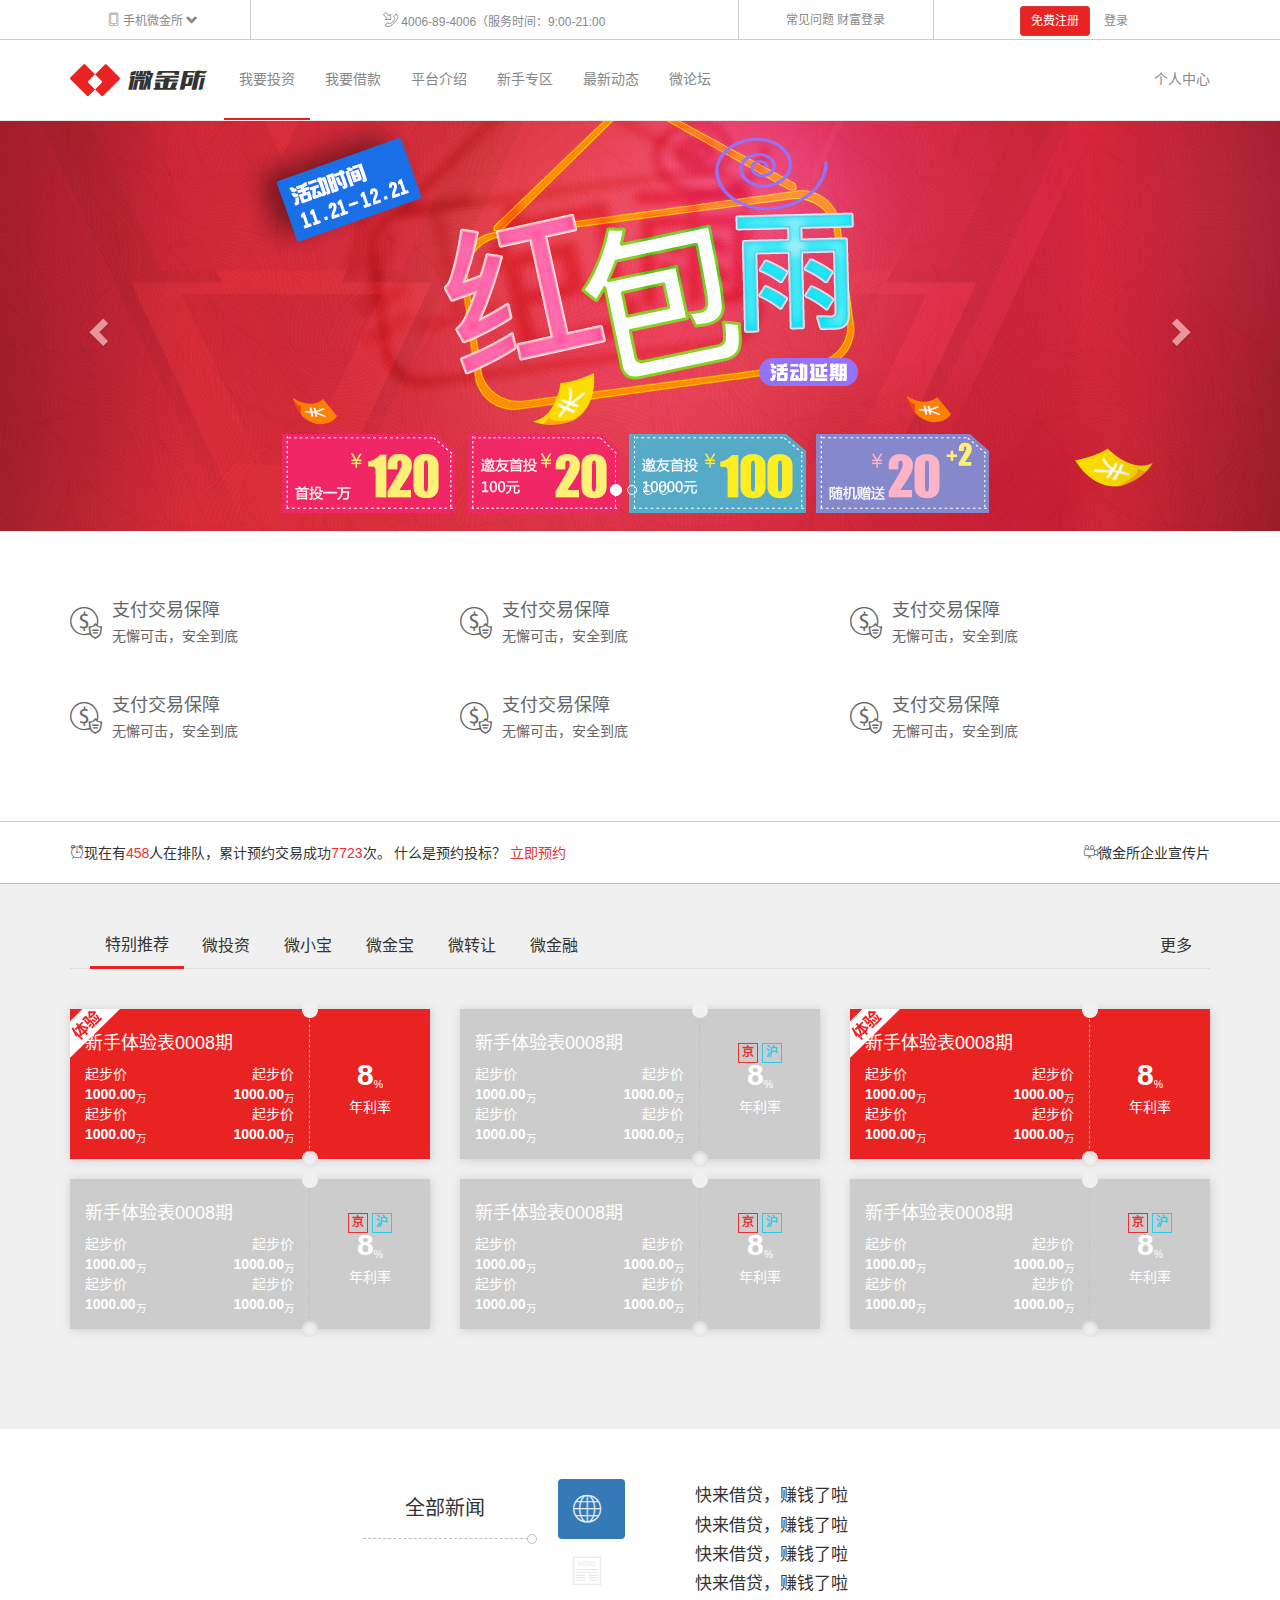
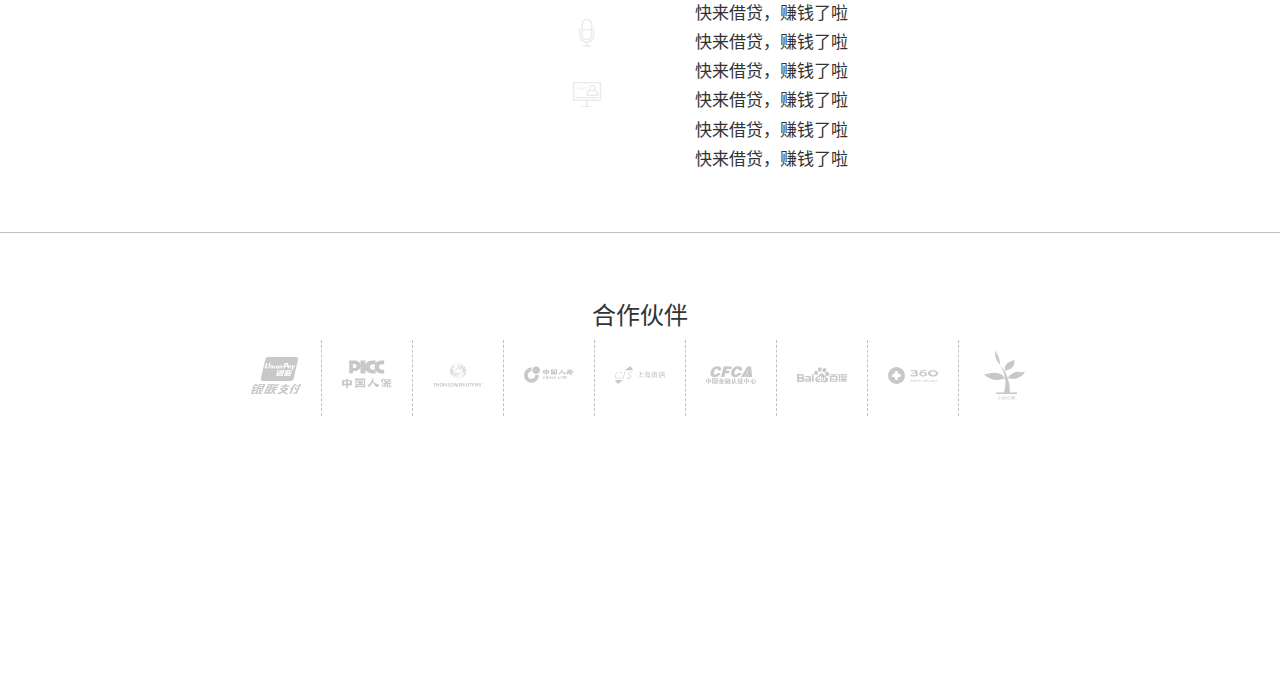
<file: index.html>
<!DOCTYPE html>
<html lang="zh-CN">

<head>
    <meta charset="utf-8">
    <meta http-equiv="X-UA-Compatible" content="IE=edge">
    <meta name="viewport" content="width=device-width, user-scalable=no, initial-scale=1.0, maximum-scale=1.0, minimum-scale=1.0">
    <!-- 上述3个meta标签*必须*放在最前面，任何其他内容都*必须*跟随其后！ -->
    <title>郭晓峰微金所</title>
    <link rel="shortcut icon" type="image/x-icon" href="favicon.ico
">
    <link href="lib/bootstrap/css/bootstrap.css" rel="stylesheet">
    <link rel="stylesheet" href="css/main.css">
    <!-- HTML5 shim and Respond.js for IE8 support of HTML5 elements and media queries -->
    <!-- WARNING: Respond.js doesn't work if you view the page via file:// -->
    <!--[if lt IE 9]>
      <script src="//cdn.bootcss.com/html5shiv/3.7.2/html5shiv.min.js"></script>
      <script src="//cdn.bootcss.com/respond.js/1.4.2/respond.min.js"></script>
    <![endif]-->
</head>

<body>
    <!-- 头部区域 -->
    <header id="header">
        <div class="topbar visible-md visible-lg">
            <div class="container">
                <div class="row">
                    <div class="col-md-2 text-center">
                        <a href="#" class="mobile-link">
                            <i class="icon-mobilephone"></i>
                            <span>手机微金所</span>
                            <i class="glyphicon glyphicon-chevron-down"></i>
                            <img src="img/c_06.jpg" alt="">
                        </a>
                    </div>
                    <div class="col-md-5 text-center">
                        <i class="icon-telephone"></i>
                        <span> 4006-89-4006（服务时间：9:00-21:00</span>
                    </div>
                    <div class="col-md-2 text-center">
                        <a href="#">常见问题</a>
                        <a href="#">财富登录</a>
                    </div>
                    <div class="col-md-3 text-center">
                        <a href="#" class="btn btn-gxf btn-sm">免费注册</a>
                        <a href="#" class="btn btn-link btn-sm" data-toggle="modal" data-target="#myModal">登录</a>
                    </div>
                </div>
            </div>
        </div>
        <nav class="navbar navbar-gxfnav navbar-static-top " data-spy="affix" data-offset-top="60" data-offset-bottom="200">
            <div class="container">
                <div class="navbar-header">
                    <button type="button" class="navbar-toggle collapsed" data-toggle="collapse" data-target="#nav_list" aria-expanded="false">
                        <span class="sr-only">切换菜单</span>
                        <span class="icon-bar"></span>
                        <span class="icon-bar"></span>
                        <span class="icon-bar"></span>
                    </button>
                    <a href="#" class="navbar-brand">
                        <i class="icon-icon"></i>
                        <i class="icon-logo"></i>
                    </a>
                </div>
                <div class="collapse navbar-collapse" id="nav_list">
                    <ul class="nav navbar-nav">
                        <li class="active"><a href="#">我要投资</a></li>
                        <li><a href="#">我要借款</a></li>
                        <li><a href="#">平台介绍</a></li>
                        <li><a href="#">新手专区</a></li>
                        <li><a href="#">最新动态</a></li>
                        <li><a href="#">微论坛</a></li>
                    </ul>
                    <ul class="nav navbar-nav navbar-right hidden-sm">
                        <li><a href="#">个人中心</a></li>
                    </ul>
                </div>
            </div>
        </nav>
    </header>
    <!-- /头部区域 -->
    <!-- 轮播图片 -->
    <section id="main_ad" class="carousel slide" data-ride="carousel">
        <!-- Indicators -->
        <ol class="carousel-indicators">
            <li data-target="#main_ad" data-slide-to="0" class="active"></li>
            <li data-target="#main_ad" data-slide-to="1"></li>
            <li data-target="#main_ad" data-slide-to="2"></li>
            <li data-target="#main_ad" data-slide-to="3"></li>
        </ol>
        <!-- Wrapper for slides -->
        <div class="carousel-inner" role="listbox">
            <div class="item active" data-image-xs="img/slide_01_640x340.jpg" data-image-lg="img/slide_01_2000x410.jpg">
            </div>
            <div class="item " data-image-xs="img/slide_02_640x340.jpg" data-image-lg="img/slide_02_2000x410.jpg">
            </div>
            <div class="item " data-image-xs="img/slide_03_640x340.jpg" data-image-lg="img/slide_03_2000x410.jpg">
            </div>
            <div class="item " data-image-xs="img/slide_04_640x340.jpg" data-image-lg="img/slide_04_2000x410.jpg">
            </div>
        </div>
        <!-- Controls -->
        <a class="left carousel-control" href="#main_ad" role="button" data-slide="prev">
            <span class="glyphicon glyphicon-chevron-left" aria-hidden="true"></span>
            <span class="sr-only">上一个</span>
        </a>
        <a class="right carousel-control" href="#main_ad" role="button" data-slide="next">
            <span class="glyphicon glyphicon-chevron-right" aria-hidden="true"></span>
            <span class="sr-only">下一个</span>
        </a>
    </section>
    <!-- /轮播图片 -->
    <!-- 特别推荐 -->
    <section id="special_recognition" class="hidden-xs">
        <div class="container">
            <div class="row">
                <div class="col-sm-6 col-md-4">
                    <a href="#">
                        <div class="media">
                            <div class="media-left">
                                <i class="icon-uniE907"></i>
                            </div>
                            <div class="media-body">
                                <h4 class="media-heading">支付交易保障</h4>
                                <p>无懈可击，安全到底</p>
                            </div>
                        </div>
                    </a>
                </div>
                <div class="col-sm-6 col-md-4">
                    <a href="#">
                        <div class="media">
                            <div class="media-left">
                                <i class="icon-uniE907"></i>
                            </div>
                            <div class="media-body">
                                <h4 class="media-heading">支付交易保障</h4>
                                <p>无懈可击，安全到底</p>
                            </div>
                        </div>
                    </a>
                </div>
                <div class="col-sm-6 col-md-4">
                    <a href="#">
                        <div class="media">
                            <div class="media-left">
                                <i class="icon-uniE907"></i>
                            </div>
                            <div class="media-body">
                                <h4 class="media-heading">支付交易保障</h4>
                                <p>无懈可击，安全到底</p>
                            </div>
                        </div>
                    </a>
                </div>
                <div class="col-sm-6 col-md-4">
                    <a href="#">
                        <div class="media">
                            <div class="media-left">
                                <i class="icon-uniE907"></i>
                            </div>
                            <div class="media-body">
                                <h4 class="media-heading">支付交易保障</h4>
                                <p>无懈可击，安全到底</p>
                            </div>
                        </div>
                    </a>
                </div>
                <div class="col-sm-6 col-md-4">
                    <a href="#">
                        <div class="media">
                            <div class="media-left">
                                <i class="icon-uniE907"></i>
                            </div>
                            <div class="media-body">
                                <h4 class="media-heading">支付交易保障</h4>
                                <p>无懈可击，安全到底</p>
                            </div>
                        </div>
                    </a>
                </div>
                <div class="col-sm-6 col-md-4">
                    <a href="#">
                        <div class="media">
                            <div class="media-left">
                                <i class="icon-uniE907"></i>
                            </div>
                            <div class="media-body">
                                <h4 class="media-heading">支付交易保障</h4>
                                <p>无懈可击，安全到底</p>
                            </div>
                        </div>
                    </a>
                </div>
            </div>
        </div>
    </section>
    <!-- /特别推荐 -->
    <!-- 立即预约 -->
    <section id="ljyy">
        <div class="container">
            <p class="pull-left"><i class="icon-uniE906"></i>现在有<span>458</span>人在排队，累计预约交易成功<span>7723</span>次。 什么是预约投标？ <a href="#">立即预约</a></p>
            <p class="pull-right"><a href="#"><i class="icon-uniE905"></i>微金所企业宣传片</a></p>
        </div>
    </section>
    <!-- /立即预约 -->
    <!-- 产品区域 -->
    <section id="products">
        <div class="container">
            <!-- 在移动端访问时需要更改ul显示方式 在外面添加ul-wrapper -->
            <div class="ul-wrapper">
                <!-- 导航 -->
                <ul class="nav nav-tabs" role="tablist">
                    <li role="presentation" class="active"><a href="#tab_01" aria-controls="tab_01" role="tab" data-toggle="tab">特别推荐</a></li>
                    <li role="presentation"><a href="#tab_02" aria-controls="tab_02" role="tab" data-toggle="tab">微投资</a></li>
                    <li role="presentation"><a href="#tab_03" aria-controls="tab_03" role="tab" data-toggle="tab">微小宝</a></li>
                    <li role="presentation"><a href="#tab_04" aria-controls="tab_04" role="tab" data-toggle="tab">微金宝</a></li>
                    <li role="presentation"><a href="#tab_05" aria-controls="tab_05" role="tab" data-toggle="tab">微转让</a></li>
                    <li role="presentation"><a href="#tab_06" aria-controls="tab_06" role="tab" data-toggle="tab">微金融</a></li>
                    <li class="pull-right hidden-sm hidden-xs"><a href="#">更多</a></li>
                </ul>
                <!-- 导航内容 -->
            </div>
            <div class="tab-content">
                <div role="tabpanel" class="tab-pane fade in active" id="tab_01">
                    <div class="row">
                        <div class="col-xs-12 col-sm-6 col-md-6 col-lg-4">
                            <div class="panel panel-gxf actived">
                                <div class="panel-heading">
                                    <p><strong>8</strong><sub>%</sub></p>
                                    <p><span>年利率</span></p>
                                </div>
                                <div class="panel-body">
                                    <h4>新手体验表0008期</h4>
                                    <div class="row">
                                        <div class="col-xs-6 text-left">
                                            <p>起步价</p>
                                            <p><strong>1000.00</strong><sub>万</sub></p>
                                        </div>
                                        <div class="col-xs-6 text-right">
                                            <p>起步价</p>
                                            <p><strong>1000.00</strong><sub>万</sub>
                                        </div>
                                        <div class="col-xs-6 text-left">
                                            <p>起步价</p>
                                            <p><strong>1000.00</strong><sub>万</sub>
                                        </div>
                                        <div class="col-xs-6 text-right">
                                            <p>起步价</p>
                                            <p><strong>1000.00</strong><sub>万</sub>
                                        </div>
                                    </div>
                                </div>
                            </div>
                        </div>
                        <div class="col-xs-12 col-sm-6 col-md-6 col-lg-4">
                            <div class="panel panel-gxf disabled">
                                <div class="panel-heading">
                                    <p class="tooltips">
                                        <a href="#" class="badge badge-one" data-toggle="tooltip" data-placement="top" title="北京欢迎你">京</a>
                                        <a href="#" class="badge badge-two" data-toggle="tooltip" data-placement="top" title="你好">沪</a>
                                    </p>
                                    <p><strong>8</strong><sub>%</sub></p>
                                    <p><span>年利率</span></p>
                                </div>
                                <div class="panel-body">
                                    <h4>新手体验表0008期</h4>
                                    <div class="row">
                                        <div class="col-xs-6 text-left">
                                            <p>起步价</p>
                                            <p><strong>1000.00</strong><sub>万</sub></p>
                                        </div>
                                        <div class="col-xs-6 text-right">
                                            <p>起步价</p>
                                            <p><strong>1000.00</strong><sub>万</sub>
                                        </div>
                                        <div class="col-xs-6 text-left">
                                            <p>起步价</p>
                                            <p><strong>1000.00</strong><sub>万</sub>
                                        </div>
                                        <div class="col-xs-6 text-right">
                                            <p>起步价</p>
                                            <p><strong>1000.00</strong><sub>万</sub>
                                        </div>
                                    </div>
                                </div>
                            </div>
                        </div>
                        <div class="col-xs-12 col-sm-6 col-md-6 col-lg-4">
                            <div class="panel panel-gxf actived">
                                <div class="panel-heading">
                                    <p><strong>8</strong><sub>%</sub></p>
                                    <p><span>年利率</span></p>
                                </div>
                                <div class="panel-body">
                                    <h4>新手体验表0008期</h4>
                                    <div class="row">
                                        <div class="col-xs-6 text-left">
                                            <p>起步价</p>
                                            <p><strong>1000.00</strong><sub>万</sub></p>
                                        </div>
                                        <div class="col-xs-6 text-right">
                                            <p>起步价</p>
                                            <p><strong>1000.00</strong><sub>万</sub>
                                        </div>
                                        <div class="col-xs-6 text-left">
                                            <p>起步价</p>
                                            <p><strong>1000.00</strong><sub>万</sub>
                                        </div>
                                        <div class="col-xs-6 text-right">
                                            <p>起步价</p>
                                            <p><strong>1000.00</strong><sub>万</sub>
                                        </div>
                                    </div>
                                </div>
                            </div>
                        </div>
                        <div class="col-xs-12 col-sm-6 col-md-6 col-lg-4">
                            <div class="panel panel-gxf disabled">
                                <div class="panel-heading">
                                    <p class="tooltips">
                                        <a href="#" class="badge badge-one" data-toggle="tooltip" data-placement="top" title="北京欢迎你">京</a>
                                        <a href="#" class="badge badge-two" data-toggle="tooltip" data-placement="top" title="你好">沪</a>
                                    </p>
                                    <p><strong>8</strong><sub>%</sub></p>
                                    <p><span>年利率</span></p>
                                </div>
                                <div class="panel-body">
                                    <h4>新手体验表0008期</h4>
                                    <div class="row">
                                        <div class="col-xs-6 text-left">
                                            <p>起步价</p>
                                            <p><strong>1000.00</strong><sub>万</sub></p>
                                        </div>
                                        <div class="col-xs-6 text-right">
                                            <p>起步价</p>
                                            <p><strong>1000.00</strong><sub>万</sub>
                                        </div>
                                        <div class="col-xs-6 text-left">
                                            <p>起步价</p>
                                            <p><strong>1000.00</strong><sub>万</sub>
                                        </div>
                                        <div class="col-xs-6 text-right">
                                            <p>起步价</p>
                                            <p><strong>1000.00</strong><sub>万</sub>
                                        </div>
                                    </div>
                                </div>
                            </div>
                        </div>
                        <div class="col-xs-12 col-sm-6 col-md-6 col-lg-4">
                            <div class="panel panel-gxf disabled">
                                <div class="panel-heading">
                                    <p class="tooltips">
                                        <a href="#" class="badge badge-one" data-toggle="tooltip" data-placement="top" title="北京欢迎你">京</a>
                                        <a href="#" class="badge badge-two" data-toggle="tooltip" data-placement="top" title="你好">沪</a>
                                    </p>
                                    <p><strong>8</strong><sub>%</sub></p>
                                    <p><span>年利率</span></p>
                                </div>
                                <div class="panel-body">
                                    <h4>新手体验表0008期</h4>
                                    <div class="row">
                                        <div class="col-xs-6 text-left">
                                            <p>起步价</p>
                                            <p><strong>1000.00</strong><sub>万</sub></p>
                                        </div>
                                        <div class="col-xs-6 text-right">
                                            <p>起步价</p>
                                            <p><strong>1000.00</strong><sub>万</sub>
                                        </div>
                                        <div class="col-xs-6 text-left">
                                            <p>起步价</p>
                                            <p><strong>1000.00</strong><sub>万</sub>
                                        </div>
                                        <div class="col-xs-6 text-right">
                                            <p>起步价</p>
                                            <p><strong>1000.00</strong><sub>万</sub>
                                        </div>
                                    </div>
                                </div>
                            </div>
                        </div>
                        <div class="col-xs-12 col-sm-6 col-md-6 col-lg-4">
                            <div class="panel panel-gxf disabled">
                                <div class="panel-heading">
                                    <p class="tooltips">
                                        <a href="#" class="badge badge-one" data-toggle="tooltip" data-placement="top" title="北京欢迎你">京</a>
                                        <a href="#" class="badge badge-two" data-toggle="tooltip" data-placement="top" title="你好">沪</a>
                                    </p>
                                    <p><strong>8</strong><sub>%</sub></p>
                                    <p><span>年利率</span></p>
                                </div>
                                <div class="panel-body">
                                    <h4>新手体验表0008期</h4>
                                    <div class="row">
                                        <div class="col-xs-6 text-left">
                                            <p>起步价</p>
                                            <p><strong>1000.00</strong><sub>万</sub></p>
                                        </div>
                                        <div class="col-xs-6 text-right">
                                            <p>起步价</p>
                                            <p><strong>1000.00</strong><sub>万</sub>
                                        </div>
                                        <div class="col-xs-6 text-left">
                                            <p>起步价</p>
                                            <p><strong>1000.00</strong><sub>万</sub>
                                        </div>
                                        <div class="col-xs-6 text-right">
                                            <p>起步价</p>
                                            <p><strong>1000.00</strong><sub>万</sub>
                                        </div>
                                    </div>
                                </div>
                            </div>
                        </div>
                    </div>
                </div>
                <div role="tabpanel" class="tab-pane fade " id="tab_02">
                </div>
                <div role="tabpanel" class="tab-pane fade " id="tab_03">3</div>
                <div role="tabpanel" class="tab-pane fade " id="tab_04">4</div>
                <div role="tabpanel" class="tab-pane fade " id="tab_05">5</div>
                <div role="tabpanel" class="tab-pane fade " id="tab_06">6</div>
            </div>
        </div>
    </section>
    <!-- /产品区域 -->
    <!-- 新闻区域 -->
    <section id="news">
        <div class="container">
            <div class="row">
                <div class="col-sm-2 col-sm-offset-3">
                    <div class="news-title">
                        全部新闻
                    </div>
                </div>
                <div class="col-sm-1">
                    <ul class="nav nav-pills nav-stacked">
                        <li role="presentation" class="active"><a href="#news01" data-title="全部新闻" data-toggle="tab"><i class="icon-news01"></i></a></li>
                        <li role="presentation"><a href="#news02" data-title="今日推荐" data-toggle="tab"><i class="icon-news02"></i></a></li>
                        <li role="presentation"><a href="#news03" data-title="明日预测" data-toggle="tab"><i class="icon-news03"></i></a></li>
                        <li role="presentation"><a href="#news04" data-title="业内观点" data-toggle="tab"><i class="icon-news04"></i></a></li>
                    </ul>
                </div>
                <div class="col-sm-6">
                    <!-- Tab panes -->
                    <div class="tab-content">
                        <div role="tabpanel" class="tab-pane fade in active" id="news01">
                            <ul>
                                <li>快来借贷，赚钱了啦</li>
                                <li>快来借贷，赚钱了啦</li>
                                <li>快来借贷，赚钱了啦</li>
                                <li>快来借贷，赚钱了啦</li>
                                <li>快来借贷，赚钱了啦</li>
                                <li>快来借贷，赚钱了啦</li>
                                <li>快来借贷，赚钱了啦</li>
                                <li>快来借贷，赚钱了啦</li>
                                <li>快来借贷，赚钱了啦</li>
                                <li>快来借贷，赚钱了啦</li>
                            </ul>
                        </div>
                        <div role="tabpanel" class="tab-pane" id="news02">
                            <ul>
                                <li>快来借贷，赚钱了啦</li>
                                <li>快来借贷，赚钱了啦</li>
                                <li>快来借贷，赚钱了啦</li>
                                <li>快来借贷，赚钱了啦</li>
                                <li>快来借贷，赚钱了啦</li>
                                <li>快来借贷，赚钱了啦</li>
                                <li>快来借贷，赚钱了啦</li>
                                <li>快来借贷，赚钱了啦</li>
                                <li>快来借贷，赚钱了啦</li>
                                <li>快来借贷，赚钱了啦</li>
                            </ul>
                        </div>
                        <div role="tabpanel" class="tab-pane" id="news03">
                            <ul>
                                <li>快来借贷，不要错过</li>
                                <li>快来借贷，不要错过</li>
                                <li>快来借贷，不要错过</li>
                                <li>快来借贷，不要错过</li>
                                <li>快来借贷，不要错过</li>
                                <li>快来借贷，不要错过</li>
                                <li>快来借贷，不要错过</li>
                                <li>快来借贷，不要错过</li>
                                <li>快来借贷，不要错过</li>
                                <li>快来借贷，不要错过</li>
                            </ul>
                        </div>
                        <div role="tabpanel" class="tab-pane" id="news04">
                            <ul>
                                <li>快来借贷，不要错过</li>
                                <li>快来借贷，不要错过</li>
                                <li>快来借贷，不要错过</li>
                                <li>快来借贷，不要错过</li>
                                <li>快来借贷，不要错过</li>
                                <li>快来借贷，不要错过</li>
                                <li>快来借贷，不要错过</li>
                                <li>快来借贷，不要错过</li>
                                <li>快来借贷，不要错过</li>
                                <li>快来借贷，不要错过</li>
                            </ul>
                        </div>
                    </div>
                </div>
            </div>
        </div>
    </section>
    <!-- /新闻区域 -->
    <!-- 合作伙伴 -->
    <section id="tparent" class="hidden-xs hidden-sm">
        <div class="container text-center">
            <h3>合作伙伴</h3>
            <ul class="center-block">
                <li><a href="#"><i class="icon-uniE930"></i></a></li>
                <li><a href="#"><i class="icon-uniE92F"></i></a></li>
                <li><a href="#"><i class="icon-uniE92E"></i></a></li>
                <li><a href="#"><i class="icon-uniE92A"></i></a></li>
                <li><a href="#"><i class="icon-uniE929"></i></a></li>
                <li><a href="#"><i class="icon-uniE931"></i></a></li>
                <li><a href="#"><i class="icon-uniE92C"></i></a></li>
                <li><a href="#"><i class="icon-uniE92B"></i></a></li>
                <li><a href="#"><i class="icon-uniE92D"></i></a></li>
            </ul>
        </div>
    </section>
    <!-- /合作伙伴 -->
    <!-- 头部区域 -->
    <footer id="footer"></footer>
    <!-- /头部区域 -->
    <!-- 头部区域 -->
    <!-- 模态框 -->
    <!-- Modal -->
    <div class="modal fade" id="myModal" tabindex="-1" role="dialog" aria-labelledby="myModalLabel">
        <div class="modal-dialog" role="document">
            <div class="modal-content">
                <div class="modal-header">
                    <button type="button" class="close" data-dismiss="modal" aria-label="Close"><span aria-hidden="true">&times;</span></button>
                    <h4 class="modal-title" id="myModalLabel">登录</h4>
                </div>
                <div class="modal-body">
                    <form class="form-horizontal">
                        <div class="form-group">
                            <label for="inputEmail3" class="col-sm-2 control-label">Email</label>
                            <div class="col-sm-10">
                                <input type="email" class="form-control" id="inputEmail3" placeholder="请输入邮箱">
                            </div>
                        </div>
                        <div class="form-group">
                            <label for="inputPassword3" class="col-sm-2 control-label">Password</label>
                            <div class="col-sm-10">
                                <input type="password" class="form-control" id="inputPassword3" placeholder="请输入密码">
                            </div>
                        </div>
                        <div class="form-group">
                            <div class="col-sm-offset-2 col-sm-10">
                                <div class="checkbox">
                                    <label>
                                        <input type="checkbox"> Remember me
                                    </label>
                                </div>
                            </div>
                        </div>
                        <div class="form-group">
                            <div class="col-sm-offset-2 col-sm-10">
                                <button type="submit" class="btn btn-default">Sign in</button>
                            </div>
                        </div>
                    </form>
                </div>
            </div>
        </div>
    </div>
    <script src="lib/jquery/jquery.js"></script>
    <script src="lib/bootstrap/js/bootstrap.js"></script>
    <script src="js/main.js"></script>
</body>

</html>
</file>
<file: css/main.css>
/*
* @Author: GXF
* @Date:   2016-11-16 21:01:04
* @Last Modified by:   GXF
* @Last Modified time: 2016-11-21 23:23:40
*/


/**
 *BootstrapÃƒÂ¦Ã¢â‚¬Â°Ã‚Â©ÃƒÂ¥Ã‚Â±Ã¢â‚¬Â¢ 
 */

.btn-gxf {
    color: #fff;
    background-color: #E92322;
    border-color: #d43f3a;
}

.btn-gxf:focus,
.btn-gxf.focus {
    color: #fff;
    background-color: #E92322;
    border-color: #761c19;
}

.btn-gxf:hover {
    color: #fff;
    background-color: #c9302c;
    border-color: #ac2925;
}

.btn-gxf:active,
.btn-gxf.active,
.open > .dropdown-toggle.btn-gxf {
    color: #fff;
    background-color: #c9302c;
    border-color: #ac2925;
}

.btn-gxf:active:hover,
.btn-gxf.active:hover,
.open > .dropdown-toggle.btn-gxf:hover,
.btn-gxf:active:focus,
.btn-gxf.active:focus,
.open > .dropdown-toggle.btn-gxf:focus,
.btn-gxf:active.focus,
.btn-gxf.active.focus,
.open > .dropdown-toggle.btn-gxf.focus {
    color: #fff;
    background-color: #ac2925;
    border-color: #761c19;
}

.btn-gxf:active,
.btn-gxf.active,
.open > .dropdown-toggle.btn-gxf {
    background-image: none;
}

.btn-gxf.disabled:hover,
.btn-gxf[disabled]:hover,
fieldset[disabled] .btn-gxf:hover,
.btn-gxf.disabled:focus,
.btn-gxf[disabled]:focus,
fieldset[disabled] .btn-gxf:focus,
.btn-gxf.disabled.focus,
.btn-gxf[disabled].focus,
fieldset[disabled] .btn-gxf.focus {
    background-color: #d9534f;
    border-color: #d43f3a;
}

.btn-gxf .badge {
    color: #d9534f;
    background-color: #fff;
}

.navbar-gxfnav {
    background-color: #FFF;
    border-color: #e7e7e7;
    margin-bottom: 0;
    width: 100%;
    top: 0;
}

.navbar-gxfnav .navbar-brand {
    color: #777;
    height: 80px;
}

.navbar-gxfnav .navbar-brand:hover,
.navbar-gxfnav .navbar-brand:focus {
    color: #5e5e5e;
    background-color: transparent;
}

.navbar-gxfnav .navbar-text {
    color: #777;
}

.navbar-gxfnav .navbar-nav > li > a {
    color: #777;
    font-size: 14px;
    line-height: 48px;
}

.navbar-gxfnav .navbar-nav > li > a:hover,
.navbar-gxfnav .navbar-nav > li > a:focus {
    color: #333;
    background-color: transparent;
    border-bottom: 2px solid #E92322;
}

.navbar-gxfnav .navbar-nav > .active > a,
.navbar-gxfnav .navbar-nav > .active > a:hover,
.navbar-gxfnav .navbar-nav > .active > a:focus {
    color: #555;
    background-color: transparent;
    border-bottom: 2px solid #E92322;
}

.navbar-gxfnav .navbar-nav > .disabled > a,
.navbar-gxfnav .navbar-nav > .disabled > a:hover,
.navbar-gxfnav .navbar-nav > .disabled > a:focus {
    color: #ccc;
    background-color: transparent;
}

.navbar-gxfnav .navbar-toggle {
    border-color: #ddd;
    margin-top: 23px;
    margin-bottom: 23px;
}

.navbar-gxfnav .navbar-toggle:hover,
.navbar-gxfnav .navbar-toggle:focus {
    background-color: #ddd;
}

.navbar-gxfnav .navbar-toggle .icon-bar {
    background-color: #888;
}

.navbar-gxfnav .navbar-collapse,
.navbar-gxfnav .navbar-form {
    border-color: #e7e7e7;
}

.navbar-gxfnav .navbar-nav > .open > a,
.navbar-gxfnav .navbar-nav > .open > a:hover,
.navbar-gxfnav .navbar-nav > .open > a:focus {
    color: #555;
    background-color: #e7e7e7;
}

@media (max-width: 767px) {
    .navbar-gxfnav .navbar-nav .open .dropdown-menu > li > a {
        color: #777;
    }
    .navbar-gxfnav .navbar-nav .open .dropdown-menu > li > a:hover,
    .navbar-gxfnav .navbar-nav .open .dropdown-menu > li > a:focus {
        color: #333;
        background-color: transparent;
    }
    .navbar-gxfnav .navbar-nav .open .dropdown-menu > .active > a,
    .navbar-gxfnav .navbar-nav .open .dropdown-menu > .active > a:hover,
    .navbar-gxfnav .navbar-nav .open .dropdown-menu > .active > a:focus {
        color: #555;
        background-color: #e7e7e7;
    }
    .navbar-gxfnav .navbar-nav .open .dropdown-menu > .disabled > a,
    .navbar-gxfnav .navbar-nav .open .dropdown-menu > .disabled > a:hover,
    .navbar-gxfnav .navbar-nav .open .dropdown-menu > .disabled > a:focus {
        color: #ccc;
        background-color: transparent;
    }
}

.navbar-gxfnav .navbar-link {
    color: #777;
}

.navbar-gxfnav .navbar-link:hover {
    color: #333;
}

.navbar-gxfnav .btn-link {
    color: #777;
}

.navbar-gxfnav .btn-link:hover,
.navbar-gxfnav .btn-link:focus {
    color: #333;
}

.navbar-gxfnav .btn-link[disabled]:hover,
fieldset[disabled] .navbar-gxfnav .btn-link:hover,
.navbar-gxfnav .btn-link[disabled]:focus,
fieldset[disabled] .navbar-gxfnav .btn-link:focus {
    color: #ccc;
}

.panel-gxf {
    /* border-color: #ddd; */
    border: 0;
    border-radius: 0;
    box-shadow: 1px 1px 10px #ccc;
    /* background-color: #e92322; */
    color: #FFF;
}

.panel-gxf > .panel-heading {
    /* color: #333; */
    /* background-color: #f5f5f5; */
    border-color: #ddd;
    /* margin-right: 120px; */
    float: right;
    border: 0;
    width: 120px;
    height: 150px;
    text-align: center;
    padding: 45px 0;
    position: relative;
}

.panel-gxf > .panel-heading::before {
    content: '';
    width: 16px;
    height: 16px;
    border-radius: 8px;
    background-color: #f0f0f0;
    position: absolute;
    left: -8px;
    top: -7px;
}

.panel-gxf > .panel-heading::after {
    content: '';
    width: 16px;
    height: 16px;
    border-radius: 8px;
    background-color: #f0f0f0;
    position: absolute;
    bottom: -8px;
    left: -8px;
    box-shadow: 0 1px 5px #ccc inset;
}

.panel-gxf > .panel-body {
    margin-right: 120px;
    height: 150px;
    /* text-align: center; */
    /* color: white; */
    /* padding: 0; */
    border-right: 1px dashed #c0c0c0;
}

.panel-gxf > .panel-heading + .panel-collapse > .panel-body {
    border-top-color: #ddd;
}

.panel-gxf > .panel-heading .badge {
    display: inline-block;
    border-radius: 0;
    background-color: transparent;
    width: 20px;
    height: 20px;
    border-width: 1px;
    border-style: solid;
    padding: 2px 0;
}

.panel-gxf > .panel-heading .badge-one {
    color: #e93232;
    border-color: #e93232;
}

.panel-gxf > .panel-heading .badge-two {
    color: #29cde9;
    border-color: #29cde9;
}

.panel-gxf.actived {
    background-color: #E92322;
}

.panel-gxf.actived::before {
    content: "\e915";
    font-size: 50px;
    font-family: Gxf;
    position: absolute;
    top: -10px;
}

.panel-gxf.disabled {
    background-color: #ccc;
}


/* *
 *ÃƒÂ¥Ã¢â‚¬Â¦Ã‚Â¬ÃƒÂ¥Ã¢â‚¬Â¦Ã‚Â±ÃƒÂ¦Ã‚Â Ã‚Â·ÃƒÂ¥Ã‚Â¼Ã‚Â   
 */

body {
    font-family: "Helvetica Neue", Helvetica, Microsoft Yahei, Hiragino Sans GB, WenQuanYi Micro Hei, sans-serif;
}

@font-face {
    font-family: 'Gxf';
    src: url('../font/MiFie-Web-Font.eot') format('embedded-opentype'), url('../font/MiFie-Web-Font.svg') format('svg'), url('../font/MiFie-Web-Font.ttf') format('truetype'), url('../font/MiFie-Web-Font.woff') format('woff');
}

[class^="icon-"],
[class*=" icon-"] {
    font-family: Gxf;
    font-style: normal;
}

.icon-mobilephone::before {
    content: "\e908";
    font-size: 13px;
}

.icon-telephone::before {
    content: "\e909";
    font-size: 15px;
}

.icon-logo::before {
    content: "\e93e";
}

.icon-icon::before {
    content: "\e920";
}

.icon-uniE907:before {
    content: "\e907";
}


/* *
 *ÃƒÂ¥Ã‚Â¤Ã‚Â´ÃƒÂ©Ã†â€™Ã‚Â¨ÃƒÂ¥Ã…â€™Ã‚ÂºÃƒÂ¥Ã…Â¸Ã…Â¸
 */

#header {}

#header a {
    color: #888;
}

#header a:hover {
    text-decoration: none;
}

#header>.topbar {
    height: 40px;
    border-bottom: 1px solid #ccc;
    line-height: 40px
}

#header>.topbar>.container>.row>div {
    height: 40px;
    color: #888;
    font-size: 12px;
}

#header>.topbar>.container>.row>div+div {
    border-left: 1px solid #ccc;
}

#header .mobile-link img {
    display: none;
    position: absolute;
    left: 50%;
    margin-left: -60px;
    top: 30px;
    z-index: 1001;
}

#header .mobile-link:hover >img {
    display: block;
}

#header .btn-gxf {
    color: #fff;
}

#header .icon-icon {
    color: #E92322;
    font-size: 50px;
    line-height: 50px;
    vertical-align: middle;
}

#header .icon-logo {
    color: #333;
    font-size: 32px;
    line-height: 50px;
    vertical-align: middle;
}


/**
 *广告轮播
 */

#main_ad {}

#main_ad > .carousel-inner > .item {
    background-repeat: no-repeat;
    background-position: center center;
    -webkit-background-size: cover;
    background-size: cover;
}


/* 什么时候使用410px高度 */

@media (min-width: 768px) {
    /* 当屏幕宽度大于768px */
    #main_ad > .carousel-inner > .item {
        height: 410px;
    }
}

#main_ad > .carousel-inner > .item img {
    width: 100%;
}


/**
 * 特别推荐
 */

#special_recognition {
    padding: 50px 0;
    border-bottom: 1px solid #ccc;
}

#special_recognition a {
    color: #666;
}

#special_recognition a:hover {
    color: #333;
    text-decoration: none;
}

#special_recognition i {
    font-size: 32px;
}

#special_recognition > .container > .row > div {
    margin-bottom: 20px;
    margin-top: 20px;
}


/* #special_recognition > .container > .row > div{
  height: 20px;
  background-color: red;
}
#special_recognition > .container > .row > div:nth-of-type(2n){
 
  background-color: green;
} */


/**
 *立即预约
 */

#ljyy {
    border-bottom: 1px solid #c0c0c0;
    padding: 20px 0;
}

.icon-uniE906:before {
    content: "\e906";
}

.icon-uniE905:before {
    content: "\e905";
}

#ljyy > .container > p {
    font-size: 14px;
    margin-bottom: 0;
}

#ljyy > .container > .pull-left > span,
#ljyy > .container > .pull-left > a {
    color: #e93232;
}

#ljyy > .container > .pull-right > a {
    color: #333;
}

#ljyy > .container > .pull-right > a:hover {
    text-decoration: none;
    color: #e93232;
}

#ljyy > .container > .pull-left > a:hover {
    text-decoration: none;
    border-bottom: 1px dashed #e93232;
}


/**
 *产品区域
 */

#products {
    padding: 40px 0;
    background-color: #f0f0f0;
}

#products > .container > .ul-wrapper {
    overflow-x: scroll;
}

#products > .container > .ul-wrapper > .nav-tabs {
    font-size: 16px;
    padding-left: 20px;
}

#products > .container > .ul-wrapper > .nav-tabs > li {}

#products > .container > .ul-wrapper > .nav-tabs > li.active a {
    background-color: transparent;
    border: none;
    border-bottom: 3px solid #e92322;
}

#products > .container > .ul-wrapper > .nav-tabs > li > a {
    color: #333;
}

#products > .container > .ul-wrapper > .nav-tabs > li > a:hover {
    color: #666;
    background-color: transparent;
    border-color: transparent;
}

#products > .container > .tab-content {
    padding: 40px 0;
}

#products > .container > .tab-content p {
    margin-bottom: 0;
}

.panel-gxf > .panel-heading > p > strong {
    font-size: 30px;
}

.panel-gxf > .panel-heading > .tooltips {
    position: absolute;
    width: 100%;
    top: 32px;
}


/* 
 *新闻区域
 */

#news {
    padding: 50px;
    border-bottom: 1px solid #c0c0c0;
}

#news .news-title {
    font-size: 20px;
    text-align: center;
    padding: 15px 0;
    border-bottom: 1px dashed #c0c0c0;
    position: relative;
}

#news .news-title::before {
    content: '';
    width: 10px;
    height: 10px;
    border: 1px solid #c0c0c0;
    border-radius: 5px;
    position: absolute;
    bottom: -6px;
    right: -9px;
}

#news .tab-content li {
    list-style: none;
    font-size: 17px;
    padding: 5px 0 0 0;
}


/* 当屏幕小于768px news 水平排列 */

@media (max-width: 768px) {
    .nav-stacked > li {
        float: left;
    }
}

#news a i {
    font-size: 20px;
}

.icon-news01:before {
    content: "\e90e";
    font-size: 28px;
    color: #EAEAEA;
}

.icon-news02:before {
    content: "\e90f";
    font-size: 28px;
    color: #EAEAEA;
}

.icon-news03:before {
    content: "\e910";
    font-size: 28px;
    color: #EAEAEA;
}

.icon-news04:before {
    content: "\e911";
    font-size: 28px;
    color: #EAEAEA;
}

#footer {
    height: 200px;
}


/*合作伙伴*/

#tparent {
    padding: 50px 0;
}

#tparent ul {
    width: 818px;
    padding: 0;
    list-style: none;
    position: relative;
    overflow: hidden;
}

#tparent ul li {
    float: left;
}

#tparent ul li+li {
    border-left: 1px dashed #c0c0c0;
}

#tparent ul li a {
    padding: 10px 20px;
    font-size: 50px;
    color: #c8c8c8;
}

#tparent ul li a:hover {
    text-decoration: none;
}

.icon-uniE930:hover {
    color: #df3232;
}

.icon-uniE930:before {
    content: "\e946";
}

.icon-uniE92F:hover {
    color: #e8380d;
}

.icon-uniE92F:before {
    content: "\e92f";
}

.icon-uniE92E:hover {
    color: #ed6f00;
}

.icon-uniE92E:before {
    content: "\e92e";
}

.icon-uniE92A:hover {
    color: #159f69;
}

.icon-uniE92A:before {
    content: "\e92a";
}

.icon-uniE929:hover {
    color: #07569e;
}

.icon-uniE929:before {
    content: "\e929";
}

.icon-uniE931:hover {
    color: #004098;
}

.icon-uniE931:before {
    content: "\e931";
}

.icon-uniE92C:hover {
    color: #d32019;
}

.icon-uniE92C:before {
    content: "\e92c";
}

.icon-uniE92B:hover {
    color: #3eac4a;
}

.icon-uniE92B:before {
    content: "\e92b";
}

.icon-uniE92D:hover {
    color: #2bb289;
}

.icon-uniE92D:before {
    content: "\e92d";
}
</file>
